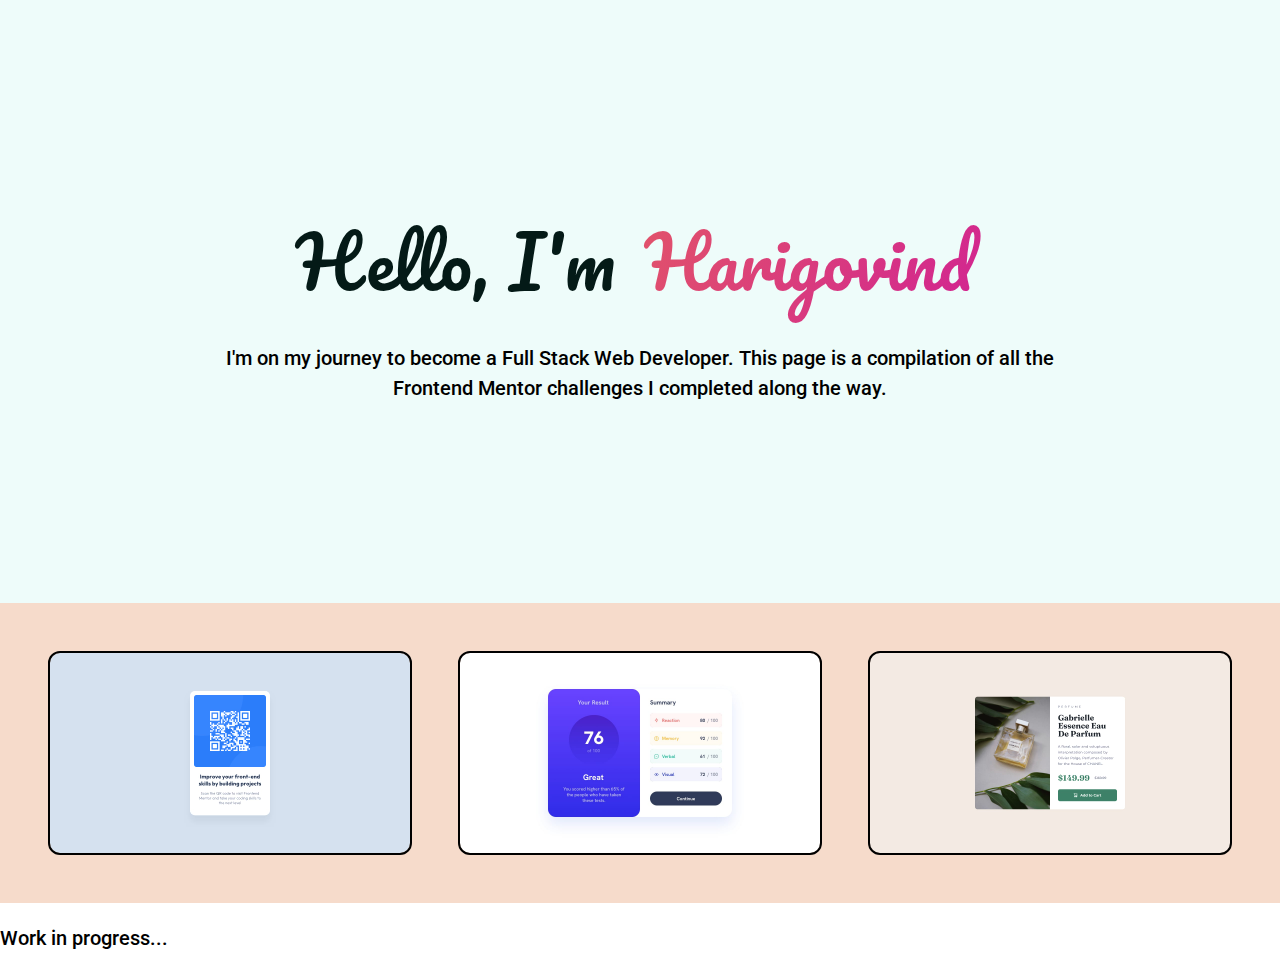
<file: index.html>
<!DOCTYPE html>
<html lang="en">
<head>
    <meta charset="UTF-8">
    <meta name="viewport" content="width=device-width, initial-scale=1.0">
    <link rel="preconnect" href="https://fonts.googleapis.com">
    <link rel="preconnect" href="https://fonts.gstatic.com" crossorigin>
    <link href="https://fonts.googleapis.com/css2?family=Pacifico&family=Roboto:wght@500&display=swap" rel="stylesheet">
    <link rel="stylesheet" href="style.css">
    <title>Frontend Mentor Challenges</title>
</head>
<body>
    <section class="page-1">
        <h1>Hello, I'm <span>Harigovind</span></h1>
        <p>I'm on my journey to become a Full Stack Web Developer. This page is a compilation of all the <br>Frontend Mentor challenges 
            I completed along the way.</p>
    </section>
    <section class="page-2">
        <div class="grid-container">
            <div class="grid-items">
                <a class="web-1" href="./Challenge 1 - QR Code Component/index.html"></a>
            </div>
            <div class="grid-items">
                <a class="web-2" href="./Challenge 2 - Result Summary Component/index.html"></a>
            </div>
            <div class="grid-items">
                <a class="web-3" href="./Challenge 3 - Product Preview Card Component/index.html"></a>
            </div>
        </div>
    </section>
    <footer>
        <p>Work in progress...</p>
    </footer>
</body>
</html>
</file>
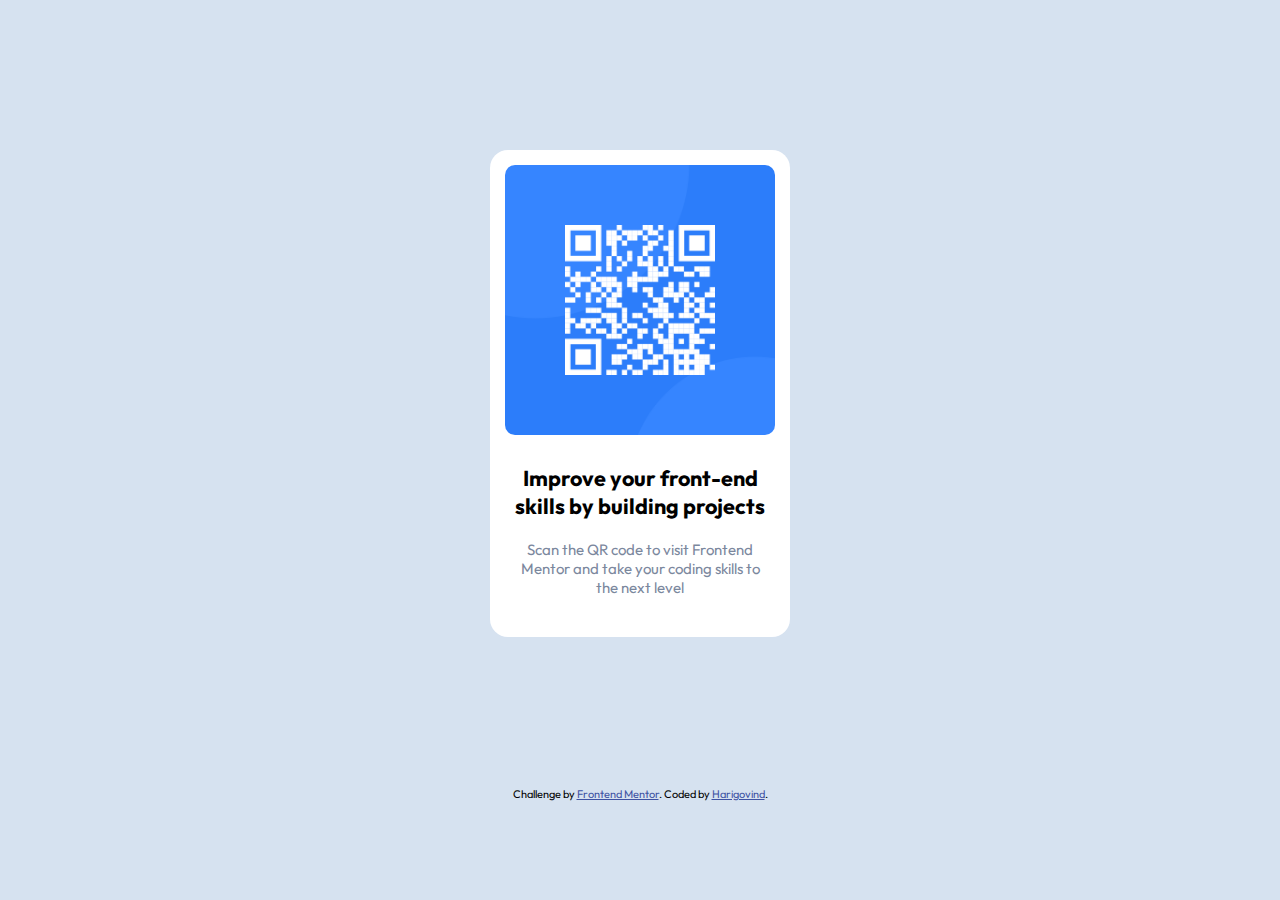
<file: Challenge 1 - QR Code Component/index.html>
<!DOCTYPE html>
<html lang="en">
  <head>
    <meta charset="UTF-8">
    <meta name="viewport" content="width=device-width, initial-scale=1.0"> <!-- displays site properly based on user's device -->
    <link rel="stylesheet" href="css/styles.css">
    <link rel="icon" type="image/png" sizes="32x32" href="./images/favicon-32x32.png">
    <link rel="preconnect" href="https://fonts.googleapis.com">
    <link rel="preconnect" href="https://fonts.gstatic.com" crossorigin>
    <link href="https://fonts.googleapis.com/css2?family=Outfit:wght@400;700&display=swap" rel="stylesheet">
    <title>Frontend Mentor | QR code component</title>
  </head>
  <body>
    <div class="container1">
      <img src="images/image-qr-code.png" alt="qr-code-img">
      <h2>Improve your front-end skills by building projects</h2>
      <p class="scan">Scan the QR code to visit Frontend Mentor and take your coding skills to the next level</p>
    </div>
    <div class="attribution">
      Challenge by <a href="https://www.frontendmentor.io?ref=challenge" target="_blank">Frontend Mentor</a>. 
      Coded by <a href="https://github.com/harigsr1998">Harigovind</a>.
    </div>
  </body>
</html>
</file>
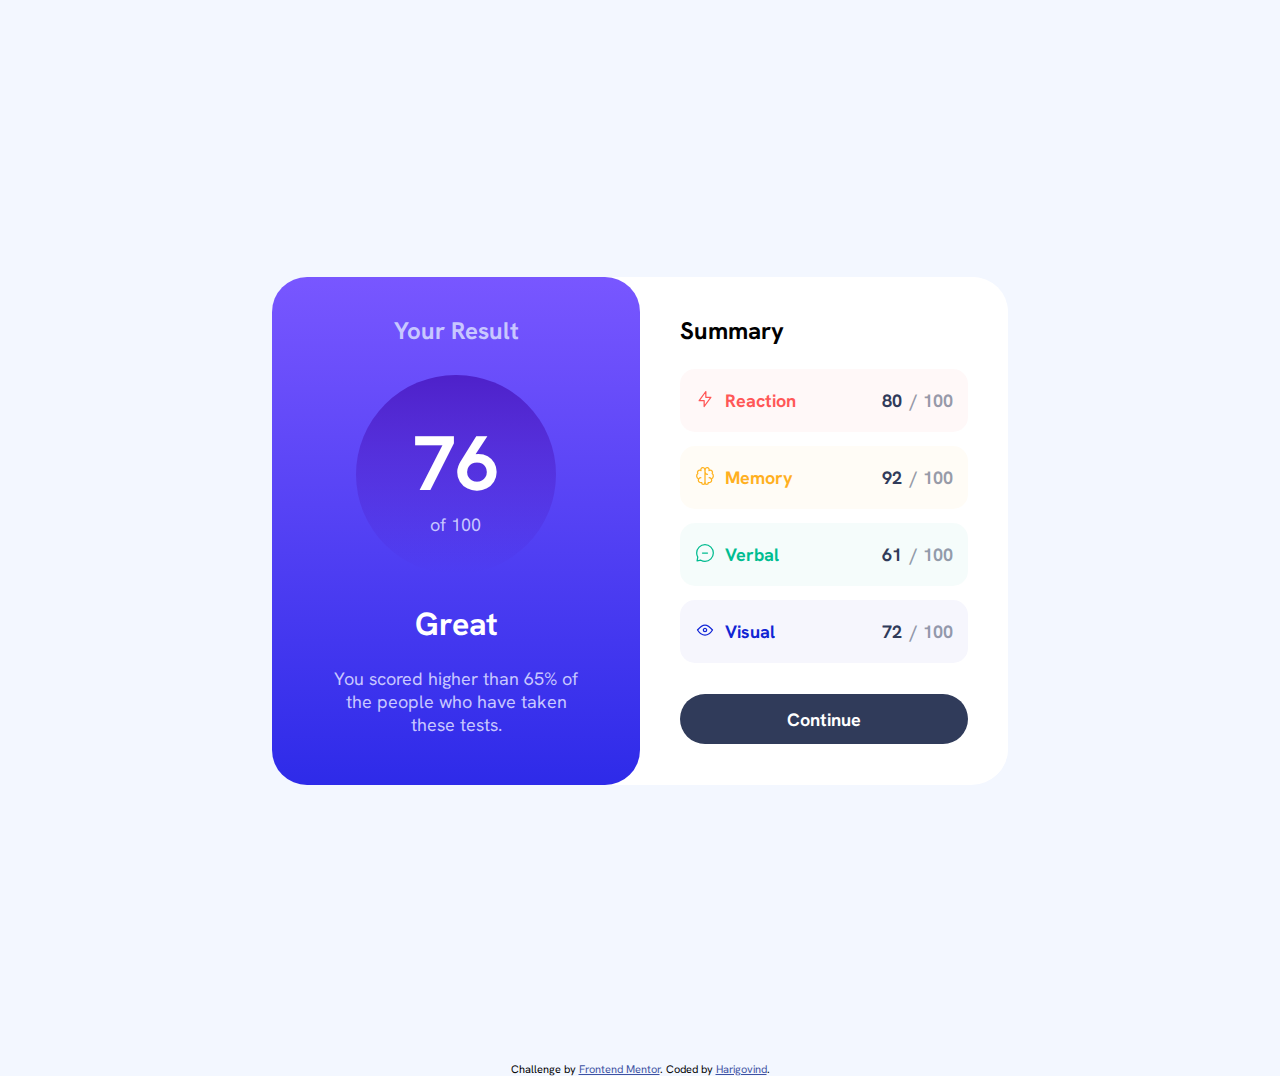
<file: Challenge 2 - Result Summary Component/index.html>
<!DOCTYPE html>
<html lang="en">
<head>
  <meta charset="UTF-8">
  <meta name="viewport" content="width=device-width, initial-scale=1.0"> <!-- displays site properly based on user's device -->

  <link rel="icon" type="image/png" sizes="32x32" href="./assets/images/favicon-32x32.png">
  <link rel="stylesheet" href="css/styles.css">
  <link rel="preconnect" href="https://fonts.googleapis.com">
  <link rel="preconnect" href="https://fonts.gstatic.com" crossorigin>
  <link href="https://fonts.googleapis.com/css2?family=Hanken+Grotesk:wght@500;700;800&display=swap" rel="stylesheet">

  <title>Frontend Mentor | Results summary component</title>

</head>
<body>
  <div class="container-full">
    <div class="container-left-top">
      <h2>Your Result</h2>
      <div class="score-circle">
        <h1>76</h1>
        <p>of 100</p>
      </div>
      <h1>Great</h1>
      <p>You scored higher than 65% of the people who have taken these tests.</p>
    </div>
    <div class="container-right-bottom">
      <h2>Summary</h2>
      <div class="summary-row reaction">
        <svg xmlns="http://www.w3.org/2000/svg" width="20" height="20" fill="none" viewBox="0 0 20 20">
          <path stroke="#F55" stroke-linecap="round" stroke-linejoin="round" stroke-width="1.25" d="M10.833 8.333V2.5l-6.666 9.167h5V17.5l6.666-9.167h-5Z"/>
        </svg>
        <span>
          Reaction
        </span>
        <span class="score">
          80 <span>/ 100</span>
        </span>
      </div>
      <div class="summary-row memory">
        <svg xmlns="http://www.w3.org/2000/svg" width="20" height="20" fill="none" viewBox="0 0 20 20">
          <path stroke="#FFB21E" stroke-linecap="round" stroke-linejoin="round" stroke-width="1.25" d="M5.833 11.667a2.5 2.5 0 1 0 .834 4.858"/>
          <path stroke="#FFB21E" stroke-linecap="round" stroke-linejoin="round" stroke-width="1.25" d="M3.553 13.004a3.333 3.333 0 0 1-.728-5.53m.025-.067a2.083 2.083 0 0 1 2.983-2.824m.199.054A2.083 2.083 0 1 1 10 3.75v12.917a1.667 1.667 0 0 1-3.333 0M10 5.833a2.5 2.5 0 0 0 2.5 2.5m1.667 3.334a2.5 2.5 0 1 1-.834 4.858"/><path stroke="#FFB21E" stroke-linecap="round" stroke-linejoin="round" stroke-width="1.25" d="M16.447 13.004a3.334 3.334 0 0 0 .728-5.53m-.025-.067a2.083 2.083 0 0 0-2.983-2.824M10 3.75a2.085 2.085 0 0 1 2.538-2.033 2.084 2.084 0 0 1 1.43 2.92m-.635 12.03a1.667 1.667 0 0 1-3.333 0"/>
        </svg>
        <span>
          Memory
        </span>
        <span class="score">
          92 <span>/ 100</span>
        </span>
      </div>
      <div class="summary-row verbal">
        <svg xmlns="http://www.w3.org/2000/svg" width="20" height="20" fill="none" viewBox="0 0 20 20">
          <path stroke="#00BB8F" stroke-linecap="round" stroke-linejoin="round" stroke-width="1.25" d="M7.5 10h5M10 18.333A8.333 8.333 0 1 0 1.667 10c0 1.518.406 2.942 1.115 4.167l-.699 3.75 3.75-.699A8.295 8.295 0 0 0 10 18.333Z"/>
        </svg>
        <span>
          Verbal
        </span>
        <span class="score">
          61 <span>/ 100</span>
        </span>
      </div>
      <div class="summary-row visual">
        <svg xmlns="http://www.w3.org/2000/svg" width="20" height="20" fill="none" viewBox="0 0 20 20">
          <path stroke="#1125D6" stroke-linecap="round" stroke-linejoin="round" stroke-width="1.25" d="M10 11.667a1.667 1.667 0 1 0 0-3.334 1.667 1.667 0 0 0 0 3.334Z"/><path stroke="#1125D6" stroke-linecap="round" stroke-linejoin="round" stroke-width="1.25" d="M17.5 10c-1.574 2.492-4.402 5-7.5 5s-5.926-2.508-7.5-5C4.416 7.632 6.66 5 10 5s5.584 2.632 7.5 5Z"/>
        </svg>
        <span>
          Visual
        </span>
        <span class="score">
          72 <span>/ 100</span>
        </span>
      </div>
      <input type="button" class="btn" value="Continue">
    </div>
  </div>
  <div class="attribution">
    Challenge by <a href="https://www.frontendmentor.io?ref=challenge" target="_blank">Frontend Mentor</a>. 
    Coded by <a href="https://github.com/harigsr1998">Harigovind</a>.
  </div>
</body>
</html>
</file>
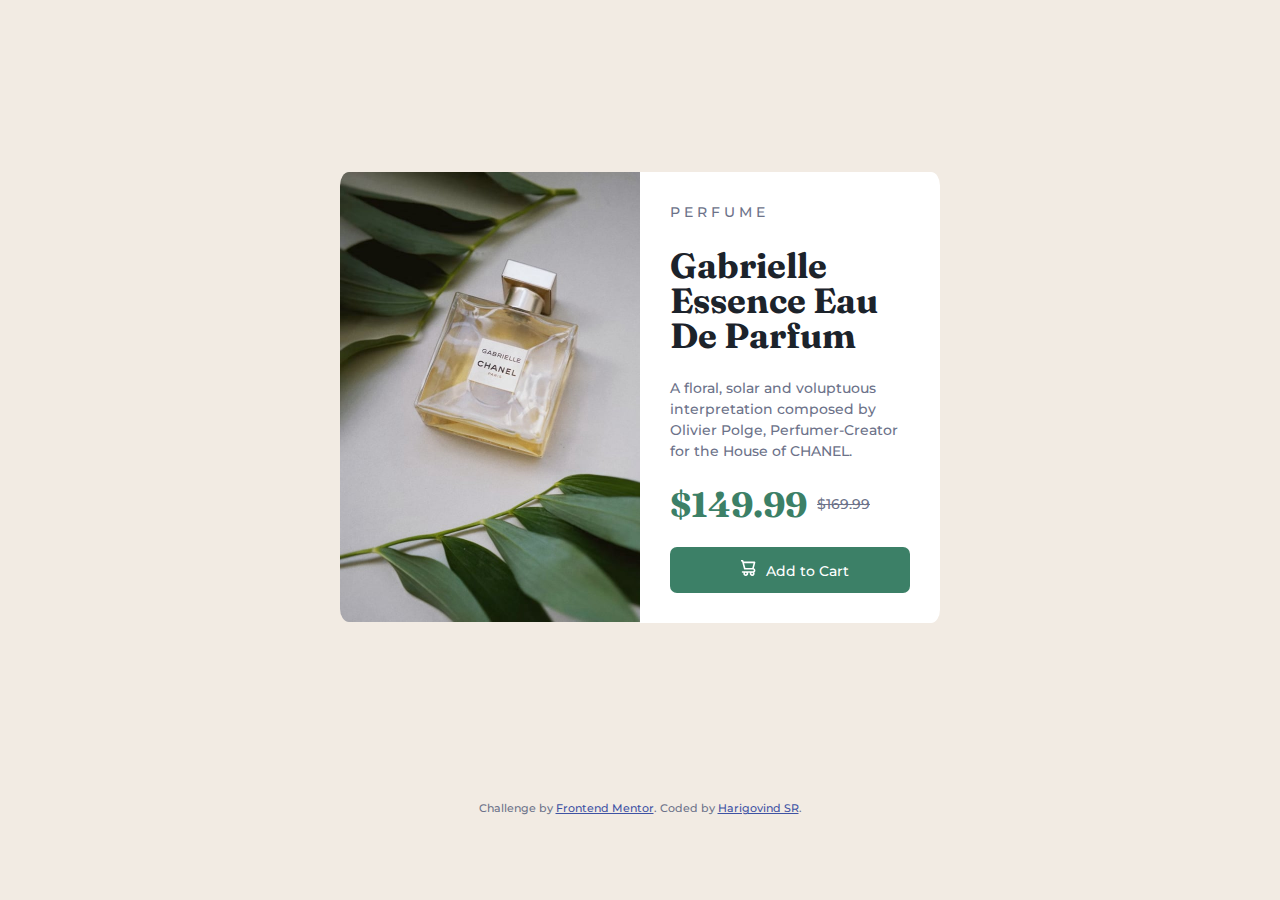
<file: Challenge 3 - Product Preview Card Component/index.html>
<!DOCTYPE html>
<html lang="en">
<head>
    <meta charset="UTF-8">
    <meta name="viewport" content="width=device-width, initial-scale=1.0">
    <link rel="preconnect" href="https://fonts.googleapis.com">
    <link rel="preconnect" href="https://fonts.gstatic.com" crossorigin>
    <link href="https://fonts.googleapis.com/css2?family=Fraunces:wght@700&family=Montserrat:wght@500;700&display=swap" rel="stylesheet">
    <link rel="icon" type="image/png" sizes="32x32" href="./images/favicon-32x32.png">
    <link rel="stylesheet" href="./css/style.css">
    <title>Frontend Mentor | Product preview card component</title>
</head>
<body>
    <main class="outer-container">
        <div class="first card">
            <img alt="product-image">
        </div>
        <div class="second card">
            <div class="card-content">
                P E R F U M E
                <br>
                <h1>Gabrielle Essence Eau De Parfum</h1>
                A floral, solar and voluptuous interpretation composed by Olivier Polge, 
                Perfumer-Creator for the House of CHANEL.
                <br>
                <h1 class="price">$149.99</h1><span>$169.99</span>
                <br>
                <button class="button"><img src="./images/icon-cart.svg" alt="cart-icon">Add to Cart</button>
            </div>
        </div>
    </main>
    <footer class="attribution">
        Challenge by <a href="https://www.frontendmentor.io?ref=challenge" target="_blank">Frontend Mentor</a>. 
        Coded by <a href="#">Harigovind SR</a>.
    </footer>
</body>
</html>
</file>
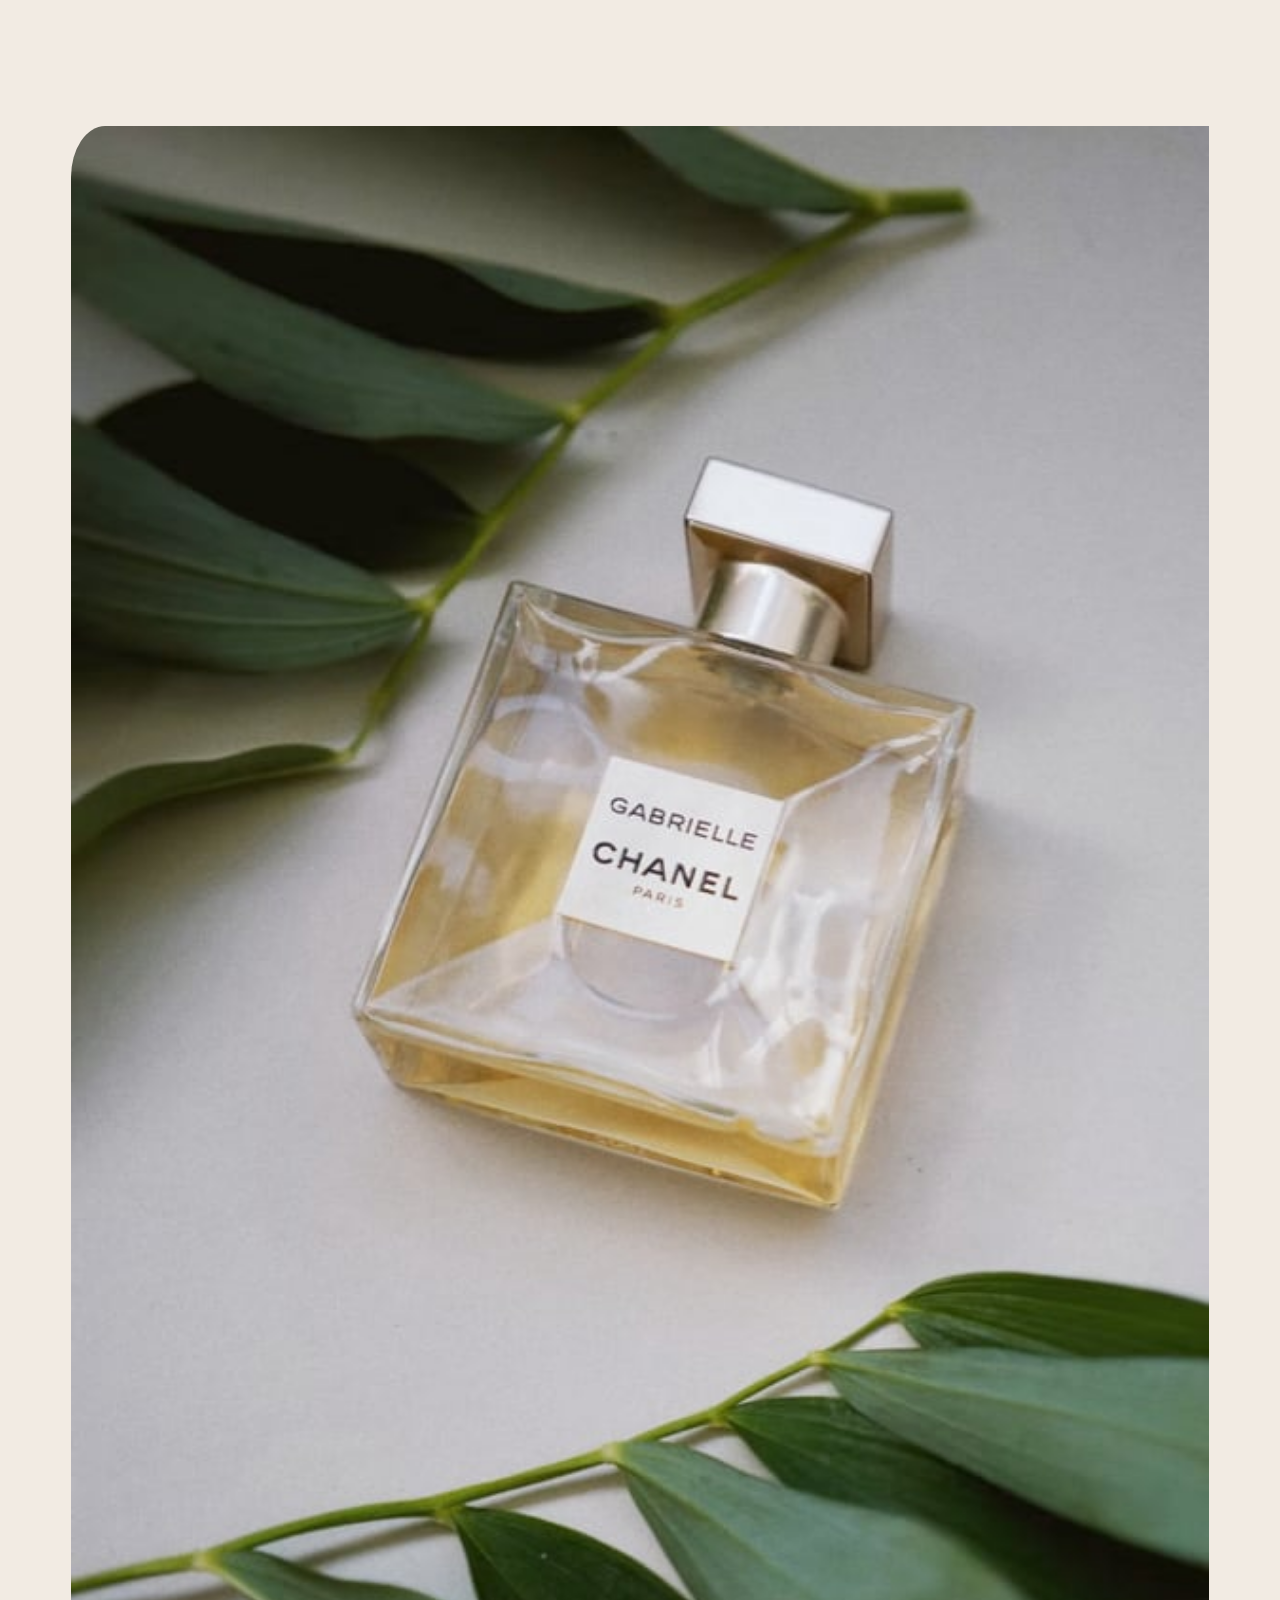
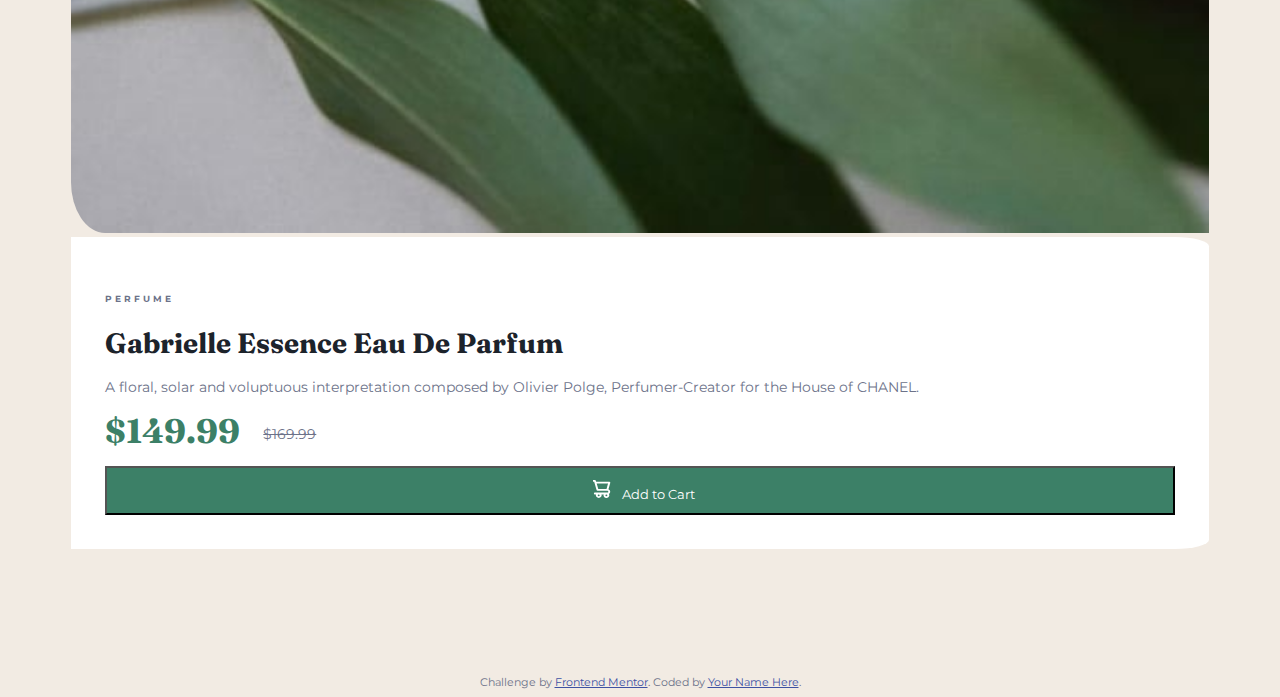
<file: Challenge 3 - Product Preview Card Component/index1.html>
<!DOCTYPE html>
<html lang="en">
<head>
  <meta charset="UTF-8">
  <meta name="viewport" content="width=device-width, initial-scale=1.0"> <!-- displays site properly based on user's device -->
  <link rel="preconnect" href="https://fonts.googleapis.com">
  <link rel="preconnect" href="https://fonts.gstatic.com" crossorigin>
  <link href="https://fonts.googleapis.com/css2?family=Fraunces:wght@700&family=Montserrat:wght@500;700&display=swap" rel="stylesheet">
  <link href="https://cdn.jsdelivr.net/npm/bootstrap@5.3.0/dist/css/bootstrap.min.css" rel="stylesheet" integrity="sha384-9ndCyUaIbzAi2FUVXJi0CjmCapSmO7SnpJef0486qhLnuZ2cdeRhO02iuK6FUUVM" crossorigin="anonymous">
  <link rel="stylesheet" href="css/styles1.css">
  <link rel="icon" type="image/png" sizes="32x32" href="./images/favicon-32x32.png">
  
  <title>Frontend Mentor | Product preview card component</title>

</head>
<body>

  <main>
    <div class="row justify-content-center">
      <div class="col-md-3 col-img">
        <img />
      </div>
      <div class="col-md-3 col-content">
            <h6 class="">P E R F U M E</h6>
            <h1 class="">Gabrielle Essence Eau De Parfum</h1>
            <p class="">A floral, solar and voluptuous interpretation composed by Olivier Polge, Perfumer-Creator for the House of CHANEL.</p>
            <p class="">
                <span class="cut-price">$149.99 </span>
                <del class="old-price">$169.99</del>
            </p>
            <button type="button" class="btn btn-lg">
              <img src="images/icon-cart.svg" class="img-cart" alt="cart-image">
              Add to Cart
            </button>
      </div>
    </div>
  </main>

  <div class="attribution">
    Challenge by <a href="https://www.frontendmentor.io?ref=challenge" target="_blank">Frontend Mentor</a>. 
    Coded by <a href="#">Your Name Here</a>.
  </div>

  <script src="https://cdn.jsdelivr.net/npm/bootstrap@5.3.0/dist/js/bootstrap.bundle.min.js" integrity="sha384-geWF76RCwLtnZ8qwWowPQNguL3RmwHVBC9FhGdlKrxdiJJigb/j/68SIy3Te4Bkz" crossorigin="anonymous"></script>

</body>
</html>
</file>
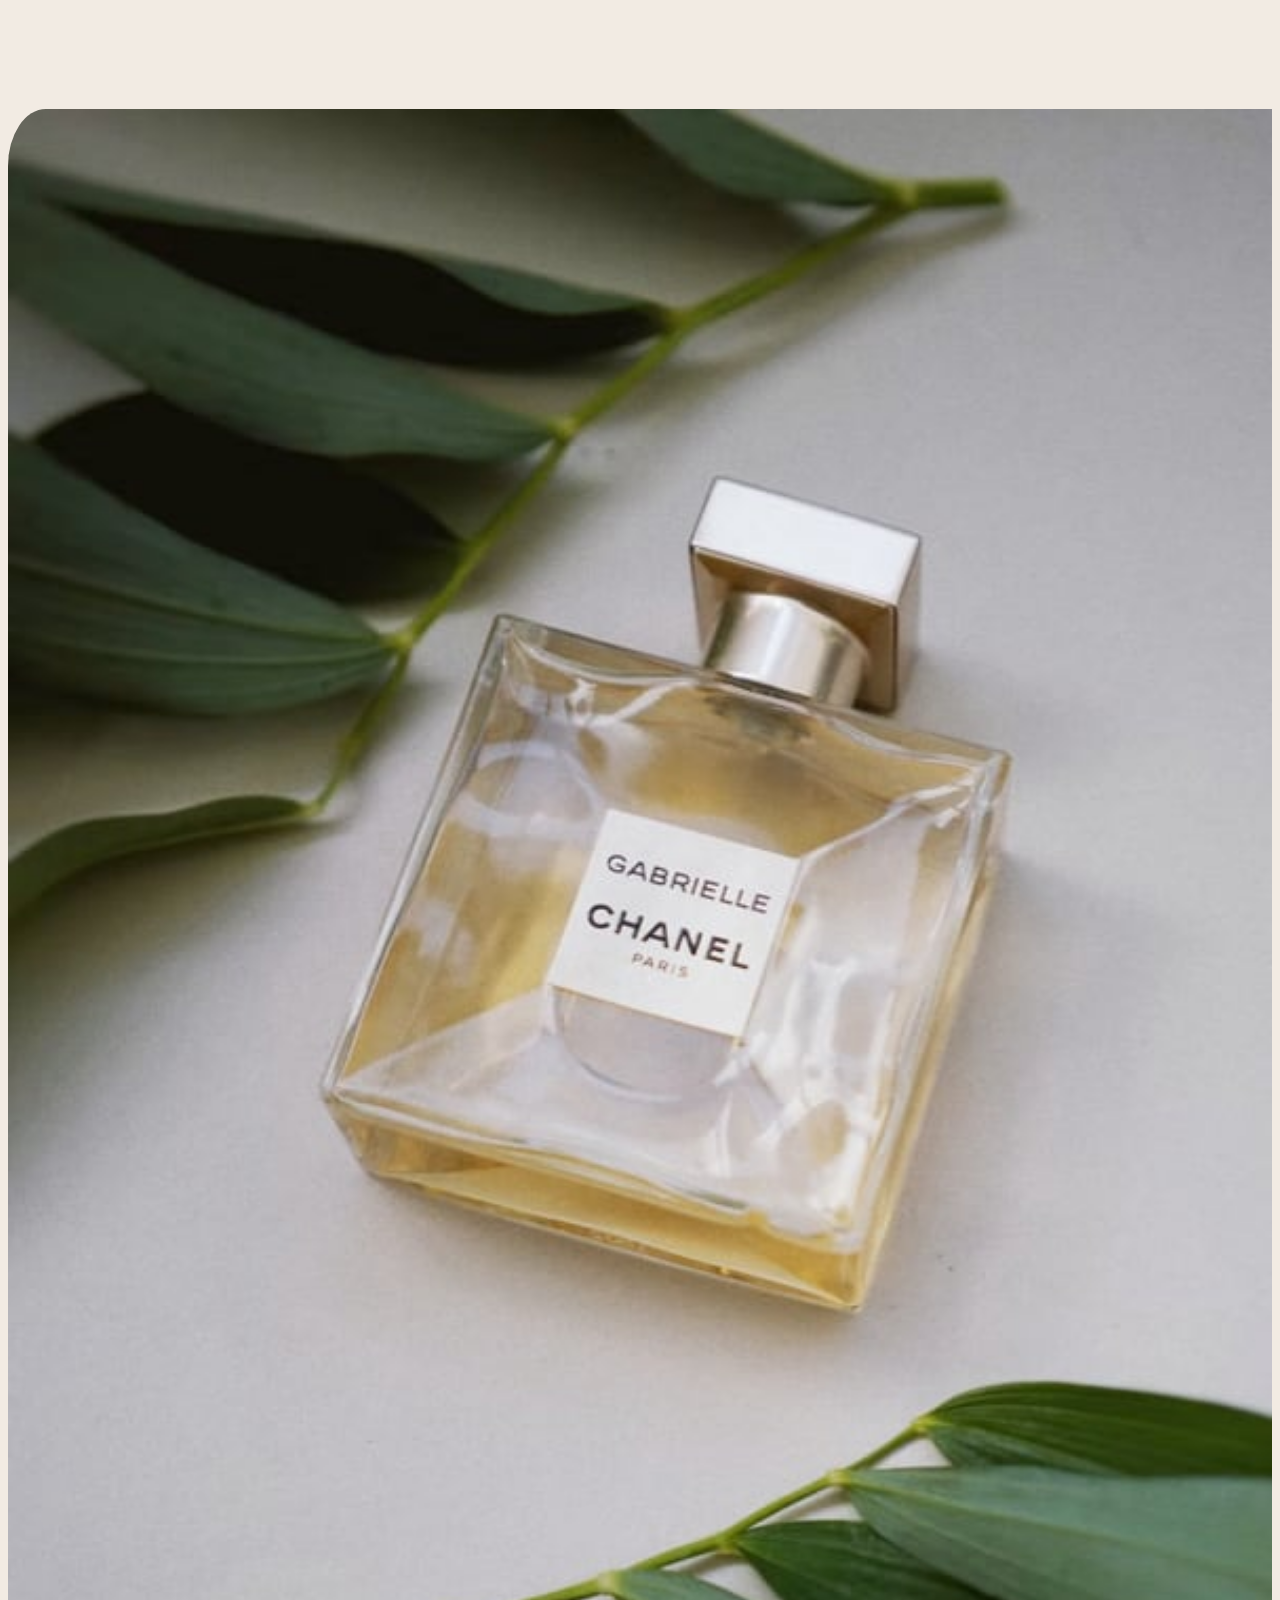
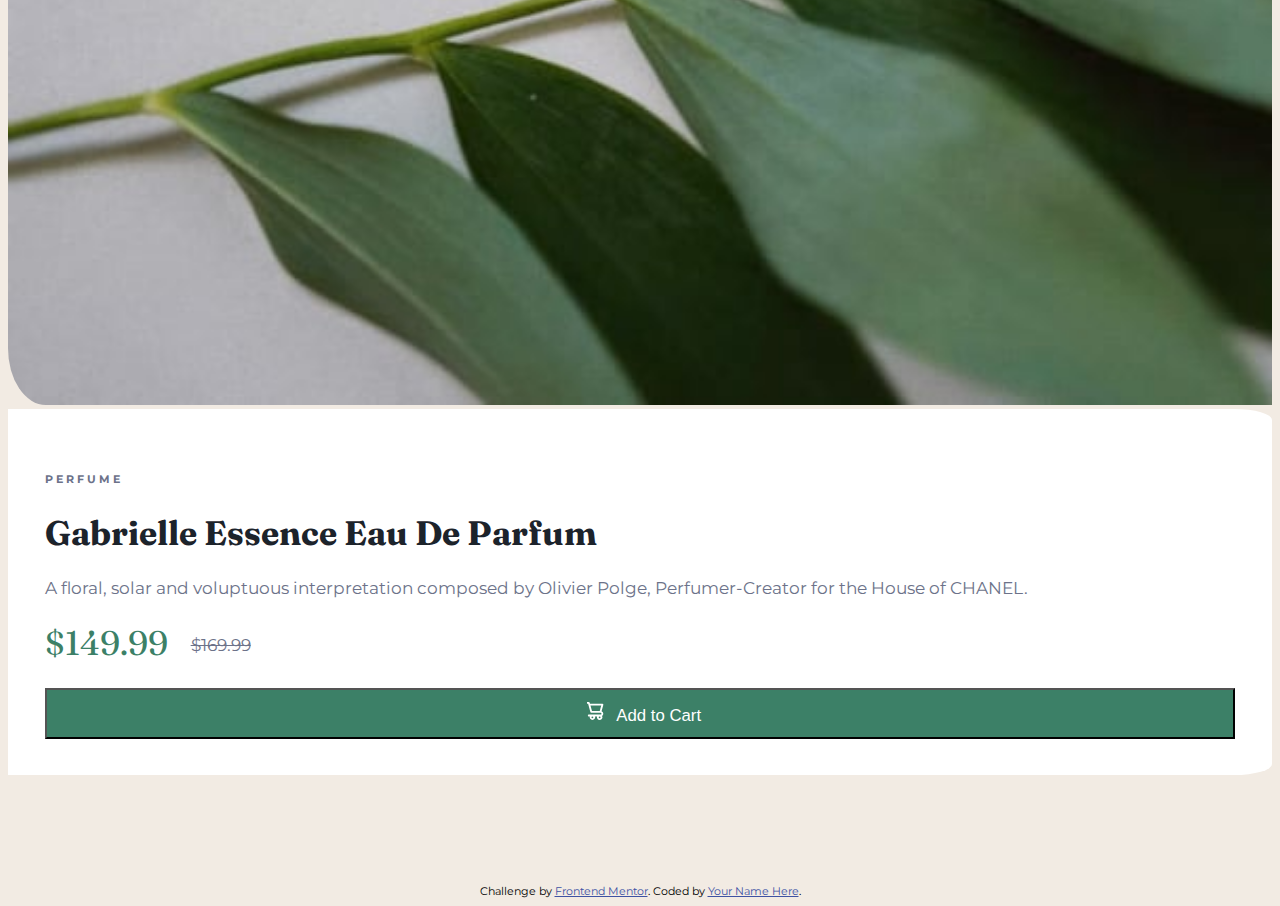
<file: Challenge 3 - Product Preview Card Component/index2.html>
<!DOCTYPE html>
<html lang="en">
<head>
  <meta charset="UTF-8">
  <meta name="viewport" content="width=device-width, initial-scale=1.0"> <!-- displays site properly based on user's device -->
  <link rel="preconnect" href="https://fonts.googleapis.com">
  <link rel="preconnect" href="https://fonts.gstatic.com" crossorigin>
  <link href="https://fonts.googleapis.com/css2?family=Fraunces:wght@700&family=Montserrat:wght@500;700&display=swap" rel="stylesheet">
  <link href="https://cdn.jsdelivr.net/npm/bootstrap@5.3.0/dist/css/bootstrap.min.css" rel="stylesheet" integrity="sha384-9ndCyUaIbzAi2FUVXJi0CjmCapSmO7SnpJef0486qhLnuZ2cdeRhO02iuK6FUUVM" crossorigin="anonymous">
  <link rel="stylesheet" href="css/styles2.css">
  <link rel="icon" type="image/png" sizes="32x32" href="./images/favicon-32x32.png">
  
  <title>Frontend Mentor | Product preview card component</title>

</head>
<body>

  <main>
    <div class="row justify-content-center">
      <div class="col-md-3 col-img">
        <img class="img-fluid">
      </div>
      <div class="col-md-3 col-content card">
        <div class="card">
          <div class="card-body">
            <h6 class="card-subtitle mb-3 text-body-secondary">P E R F U M E</h6>
            <h1 class="card-title mb-3 title">Gabrielle Essence Eau De Parfum</h1>
            <p class="card-text">A floral, solar and voluptuous interpretation composed by Olivier Polge, Perfumer-Creator for the House of CHANEL.</p>
            <p class="card-text">
                <span class="cut-price">$149.99 </span>
                <del class="old-price">$169.99</del>
            </p>
            <button type="button" class="btn btn-lg">
              <img src="images/icon-cart.svg" class="img-cart" alt="cart-image">
              Add to Cart
            </button>
          </div>
        </div>
      </div>
    </div>
  </main>

  <div class="attribution">
    Challenge by <a href="https://www.frontendmentor.io?ref=challenge" target="_blank">Frontend Mentor</a>. 
    Coded by <a href="#">Your Name Here</a>.
  </div>

  <script src="https://cdn.jsdelivr.net/npm/bootstrap@5.3.0/dist/js/bootstrap.bundle.min.js" integrity="sha384-geWF76RCwLtnZ8qwWowPQNguL3RmwHVBC9FhGdlKrxdiJJigb/j/68SIy3Te4Bkz" crossorigin="anonymous"></script>

</body>
</html>
</file>
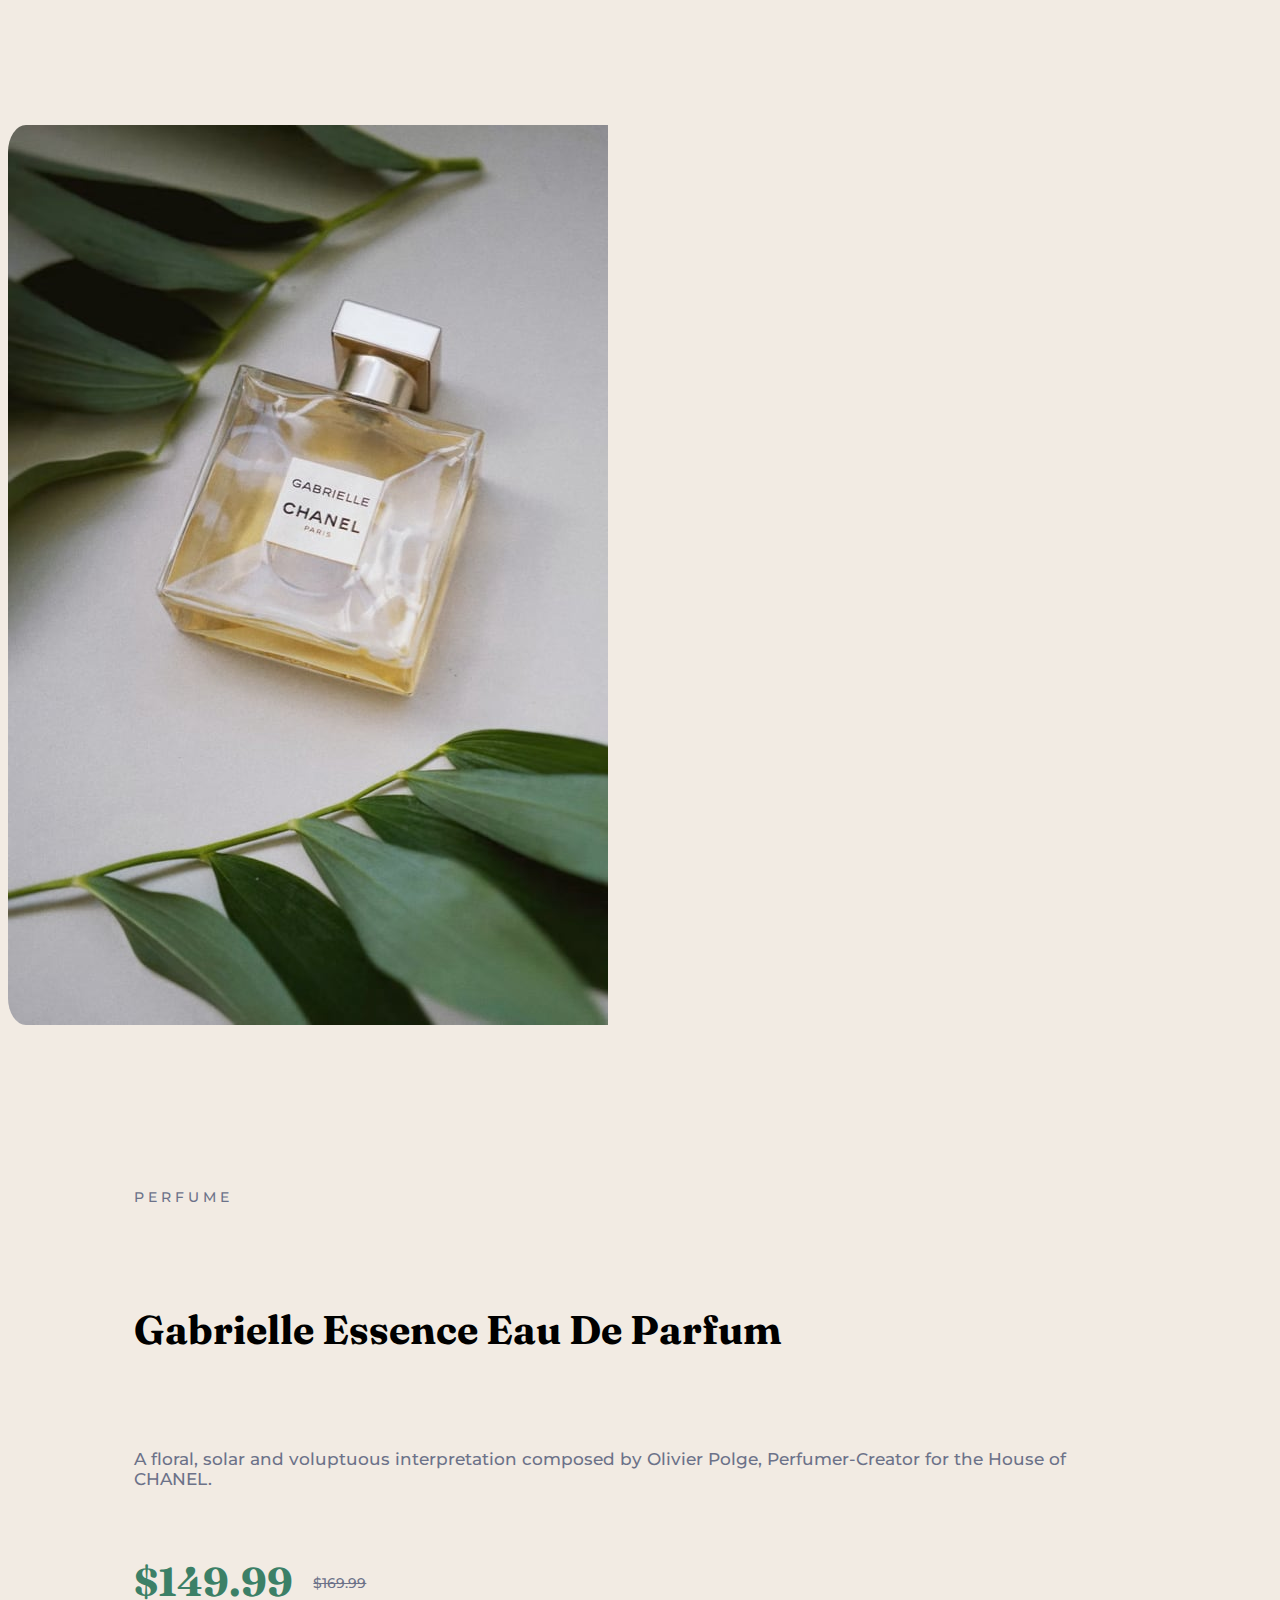
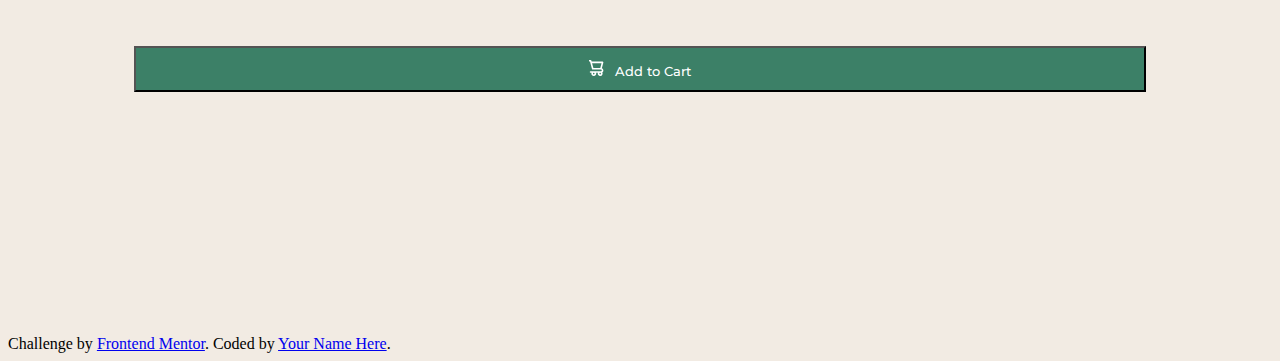
<file: Challenge 3 - Product Preview Card Component/index3.html>
<!DOCTYPE html>
<html lang="en">
<head>
  <meta charset="UTF-8">
  <meta name="viewport" content="width=device-width, initial-scale=1.0"> <!-- displays site properly based on user's device -->
  <link rel="preconnect" href="https://fonts.googleapis.com">
  <link rel="preconnect" href="https://fonts.gstatic.com" crossorigin>
  <link href="https://fonts.googleapis.com/css2?family=Fraunces:wght@700&family=Montserrat:wght@500;700&display=swap" rel="stylesheet">
  <link href="https://cdn.jsdelivr.net/npm/bootstrap@5.3.0/dist/css/bootstrap.min.css" rel="stylesheet" integrity="sha384-9ndCyUaIbzAi2FUVXJi0CjmCapSmO7SnpJef0486qhLnuZ2cdeRhO02iuK6FUUVM" crossorigin="anonymous">
  <link rel="stylesheet" href="css/styles3.css">
  <link rel="icon" type="image/png" sizes="32x32" href="./images/favicon-32x32.png">
  
  <title>Frontend Mentor | Product preview card component</title>

</head>
<body>

  <main>
    <div class="container w-50">
      <div class="row align-items-center">
        <div class="col">
          <img src="images/image-product-desktop.jpg" class="img-fluid" alt="image-product-desktop">
        </div>
        <div class="col">
          <div class="card">
            <div class="card-body">
              <h6 class="card-text mb-3">P E R F U M E</h6>
              <h5 class="card-title mb-3">Gabrielle Essence Eau De Parfum</h5>
              <p class="card-text message">A floral, solar and voluptuous interpretation composed by Olivier Polge, Perfumer-Creator for the House of CHANEL.</p>
              <p class="card-text cut-price">$149.99 </p>
              <p class="card-text og-price"><del>$169.99</del></p>
              <button type="button" class="btn btn-lg"><img src="images/icon-cart.svg" alt="icon-cart-image">Add to Cart</button>
            </div>
          </div>
        </div>
      </div>
    </div>
  </main>

  <div class="attribution text-center">
    Challenge by <a href="https://www.frontendmentor.io?ref=challenge" target="_blank">Frontend Mentor</a>. 
    Coded by <a href="#">Your Name Here</a>.
  </div>

  <script src="https://cdn.jsdelivr.net/npm/bootstrap@5.3.0/dist/js/bootstrap.bundle.min.js" integrity="sha384-geWF76RCwLtnZ8qwWowPQNguL3RmwHVBC9FhGdlKrxdiJJigb/j/68SIy3Te4Bkz" crossorigin="anonymous"></script>

</body>
</html>
</file>
<file: style.css>
* {
    margin: 0;
    padding: 0;
}
.page-1 {
    padding: 200px 200px;
    background-color: #EEFCFA;
    text-align: center;
}
h1 {
    font-family: 'Pacifico', cursive;
    font-weight: 400;
    font-size: 70px;
    color: #041A17;
}
span {
    display: inline-block;
    width: 350px;
    background: linear-gradient(120deg, #E25568, #D12392);
    background-clip: text;
    text-decoration-color: transparent;
    -webkit-background-clip: text;
    -webkit-text-fill-color: transparent;
}
p {
    padding: 20px 0 0;
    font-family: 'Roboto', sans-serif;
    font-weight: 500;
    font-size: 20px;
    line-height: 1.5;
}
.page-2 {
    padding: 50px 50px;
    background-color: #F6DBCB;
}
.grid-container {
    display: grid;
    grid-template-columns: 1fr 1fr 1fr;
    grid-template-rows: 200px;
    gap: 50px;
}
.grid-items {
    outline: 2px solid black;
    border-radius: 10px;
}
.grid-items:hover {
    transition: .1s;
    box-shadow: 0 0 25px rgba(33,33,33,.8);
}
.web-1 {
    content: url("./Challenge 1 - QR Code Component/design/desktop-design.jpg");
    object-fit: cover;
    max-height: 100%;
    width: 100%;
    border-radius: 10px;
}
.web-2 {
    content: url("./Challenge 2 - Result Summary Component/design/desktop-design.jpg");
    object-fit: cover;
    width: 100%;
    max-height: 100%;
    border-radius: 10px;
}
.web-3 {
    content: url("./Challenge 3 - Product Preview Card Component/design/desktop-design.jpg");
    object-fit: cover;
    max-height: 100%;
    width: 100%;
    border-radius: 10px;
}
</file>
<file: Challenge 1 - QR Code Component/css/styles.css>
body{
    font-family: 'Outfit', sans-serif;
    text-align: center;
    background-color: hsl(212, 45%, 89%);
    margin: 0;
    padding-top: 9.3625rem;
}
img{
    width: 16.875rem;
    margin: 0.9375rem;
    border-radius: 0.625rem;
}
h2{
    width: 16.25rem;
    margin: 0.625rem auto;
    font-size: 1.35rem;
}
.scan{
    font-size: 0.9375rem;
    color: hsl(220, 15%, 55%);
    width: 16.25rem;
    margin: auto;
    padding: 0.625rem 0 2.5rem 0;
}
.container1{
    background-color: hsl(0, 0%, 100%);
    width: 18.75rem;
    border-radius: 1.125rem;
    margin: auto;
}
.attribution {
    font-size: 0.6875rem;
    text-align: center;
    padding-top: 9.3625rem;
}
.attribution a {
    color: hsl(228, 45%, 44%);
}
@media(max-width: 375.2px){
    body{
        font-family: 'Outfit', sans-serif;
        text-align: center;
        background-color: hsl(212, 45%, 89%);
        margin: 0;
        padding-top: 5.20625rem;
    }
    img{
        width: 16.875rem;
        margin: 0.9375rem;
        border-radius: 0.625rem;
    }
    h2{
        width: 16.25rem;
        margin: 0.625rem auto;
        font-size: 1.35rem;
    }
    .scan{
        font-size: 0.9375rem;
        color: hsl(220, 15%, 55%);
        width: 16.25rem;
        margin: auto;
        padding: 0.625rem 0 2.5rem 0;
    }
    .container1{
        background-color: hsl(0, 0%, 100%);
        width: 18.75rem;
        border-radius: 1.125rem;
        margin: auto;
    }
    .attribution {
        font-size: 0.6875rem;
        text-align: center;
        padding-top: 5.20625rem;
    }
    .attribution a {
        color: hsl(228, 45%, 44%);
    }
}
</file>
<file: Challenge 2 - Result Summary Component/css/styles.css>
@media(orientation: landscape){
    body{
        margin: 17.3rem 0 0;
        font-family: 'Hanken Grotesk', sans-serif;
        background-color: hsla(221, 100%, 96%,0.6);
    }
    h1{
        color: hsl(0, 0%, 100%);
        margin: 0;
    }
    h2{
        margin: 0;
    }
    .container-full{
        width: 46rem;
        margin: 0 auto;
        position: relative;
        border-radius: 2.3125rem;
        background-color: hsl(0, 0%, 100%);
    }
    .container-left-top{
        width: 23rem;
        border-radius: 2.1875rem;
        padding: 2.4125rem 0 3.0375rem 0;
        text-align: center;
        display: inline-block;
        color: hsl(241, 100%, 89%);
        background-image: linear-gradient(hsl(252, 100%, 67%),hsl(241, 81%, 54%));
    }
    .container-left-top p{
        width: 16.1rem;
        margin: 1.375rem auto 0;
        font-size: 1.125rem;
    }
    .score-circle{
        width: 12.5rem;
        margin: 1.8125rem auto;
        border-radius: 6.25rem;
        background-image: linear-gradient(hsla(256, 72%, 46%, 1),hsla(241, 72%, 46%, 0));
    }
    .score-circle h1{
        font-size: 4.8125rem;
        padding: 2.375rem 1.25rem 0 1.25rem;
    }
    .score-circle p{
        width: 8.05rem;
        padding-bottom: 2.375rem;
        margin: auto;
    }
    .container-right-bottom{
        width: 18rem;
        border-radius: 2.1875rem;
        display: inline-block;
        position: absolute;
        padding: 2.4125rem 2.5rem 2.475rem 2.5rem;
        background-color: hsl(0, 0%, 100%);
    }
    .container-right-bottom h2{
        padding: 0 0 0.5625rem;
    }
    .summary-row{
        width: 16.125rem;
        padding: 1.25rem 0.9375rem;
        font-size: 1.125rem;
        font-weight: bold;
        margin: 0.875rem 0;
        border-radius: 0.9375rem;
    }
    .summary-row p{
        margin: 0;
    }
    .summary-row svg{
        float: left;
    }
    .summary-row span{
        padding: 0 0 0 0.625rem;
    }
    .reaction{
        color: hsl(0, 100%, 67%);
        background-color: hsla(0, 100%, 67%,.04);
    }
    .memory{
        color: hsl(39, 100%, 56%);
        background-color: hsla(39, 100%, 56%,.04);
    }
    .verbal{
        color: hsl(166, 100%, 37%);
        background-color: hsla(166, 100%, 37%,.04);
    }
    .visual{
        color: hsl(234, 85%, 45%);
        background-color: hsla(234, 85%, 45%,.04);
    }
    .score{
        color: hsl(224, 30%, 27%);
        float: right;
        padding: 0 0.625rem 0 0;
    }
    .score span{
        color: hsla(224, 30%, 27%,.5);
        padding-left: 0.1875rem;
    }
    .btn{
        width: 18rem;
        border-radius: 1.75rem;
        border-width: 0;
        padding: 0.83125rem 1.25rem;
        font-size: 1.125rem;
        font-weight: bold;
        font-family: inherit;
        color: hsl(0, 0%, 100%);
        background-color: hsl(224, 30%, 27%);
        margin: 1.0625rem 0 0;
    }
    .btn:hover{
        background-image: linear-gradient(hsl(252, 100%, 67%),hsl(241, 81%, 54%));
    }
    .attribution{
        margin: 17.3rem 0 0;
        font-size: 0.6875rem;
        text-align: center;
    }
    .attribution a{
        color: hsl(228, 45%, 44%);
    }
}
@media(orientation: portrait){
    body{
        margin: 0;
        font-family: 'Hanken Grotesk', sans-serif;
        background-color: hsla(221, 100%, 96%,0.1);
    }
    h1{
        color: hsl(0, 0%, 100%);
        margin: 0;
        font-size: 1.3rem;
    }
    h2{
        margin: 0;
        font-size: 1.05rem;
    }
    .container-full{
        width: 23.4375rem;
        margin: 0 auto;
        border-radius: 2.3125rem;
        background-color: hsl(0, 0%, 100%);
    }
    .container-left-top{
        width: 23.4375rem;
        border-radius: 0 0 2.1875rem 2.1875rem;
        padding: 1.6125rem 0 2.55625rem 0;
        text-align: center;
        display: inline-block;
        color: hsl(241, 100%, 89%);
        background-image: linear-gradient(hsl(252, 100%, 67%),hsl(241, 81%, 54%));
    }
    .container-left-top p{
        width: 17.75rem;
        margin: 0.85625rem auto 0;
        font-size: 1rem;
    }
    .score-circle{
        width: 8.625rem;
        margin: 1.475rem auto;
        border-radius: 4.3125rem;
        background-image: linear-gradient(hsla(256, 72%, 46%, 1),hsla(241, 72%, 46%, 0));
    }
    .score-circle h1{
        font-size: 3.8125rem;
        padding: 1.1875rem 1.25rem 0 1.25rem;
    }
    .score-circle p{
        width: 8.05rem;
        padding-bottom: 1.1875rem;
        margin: auto;
    }
    .container-right-bottom{
        width: 19.6875rem;
        border-radius: 2.1875rem;
        display: inline-block;
        padding: 1.375rem 1.875rem 0.9625rem;
        background-color: hsl(0, 0%, 100%);
    }
    .container-right-bottom h2{
        padding: 0 0 0.4375rem;
    }
    .summary-row{
        width: 17.8125rem;
        padding: 1.15625rem 0.9375rem;
        font-size: 1.125rem;
        font-weight: bold;
        margin: 0.875rem 0;
        border-radius: 0.9375rem;
    }
    .summary-row p{
        margin: 0;
    }
    .summary-row svg{
        float: left;
    }
    .summary-row span{
        padding: 0 0 0 0.625rem;
    }
    .reaction{
        color: hsl(0, 100%, 67%);
        background-color: hsla(0, 100%, 67%,.04);
    }
    .memory{
        color: hsl(39, 100%, 56%);
        background-color: hsla(39, 100%, 56%,.04);
    }
    .verbal{
        color: hsl(166, 100%, 37%);
        background-color: hsla(166, 100%, 37%,.04);
    }
    .visual{
        color: hsl(234, 85%, 45%);
        background-color: hsla(234, 85%, 45%,.04);
    }
    .score{
        color: hsl(224, 30%, 27%);
        float: right;
        padding: 0 0.625rem 0 0;
    }
    .score span{
        color: hsla(224, 30%, 27%,.5);
        padding-left: 0.1875rem;
    }
    .btn{
        width: 19.6875rem;
        border-radius: 1.75rem;
        border-width: 0;
        padding: 0.83125rem 1.25rem;
        font-size: 1.125rem;
        font-weight: bold;
        font-family: inherit;
        color: hsl(0, 0%, 100%);
        background-color: hsl(224, 30%, 27%);
        margin: 0.5rem 0 0;
    }
    .btn:hover{
        background-image: linear-gradient(hsl(252, 100%, 67%),hsl(241, 81%, 54%));
    }
    .attribution{
        margin: 0;
        font-size: 0.6875rem;
        text-align: center;
    }
    .attribution a{
        color: hsl(228, 45%, 44%);
    }
}
</file>
<file: Challenge 3 - Product Preview Card Component/css/style.css>
*{
    margin: 0;
    padding: 0;
}
body {
    font-size: 14px;
    font-family: 'Montserrat', sans-serif;
    font-weight: 500;
    line-height: 1.5;
    color: hsl(228, 12%, 48%);
    background-color: hsl(30, 38%, 92%);
}
h1 {
    display: inline-block;
    font-family: 'Fraunces', serif;
    font-weight: 700;
    font-size: 35px;
    line-height: 1;
    color: hsl(212, 21%, 14%);
    margin: 25px 0;
}
span {
    margin: 0 10px;
    position: relative;
    bottom: 8px;
    text-decoration: line-through;
}
.outer-container {
    width: 343px;
    margin: 172.1px auto;
    text-align: center;
}
.card {
    width: 343px;
    display: block;
}
.first {
    content: url("../images/image-product-mobile.jpg");
    object-fit: cover;
    border-radius: 3% 3% 0 0;
}
.card-content {
    width: 80%;
    padding: 10%;
    border-radius: 0 0 3% 3%;
    text-align: left;
    background-color: hsl(0, 0%, 100%);
    /* background-color: burlywood; */
}
@media (orientation: landscape) {
    .outer-container {
        width: 600px;
    }
    .first {
        content: url("../images/image-product-desktop.jpg");
        object-fit: cover;
        border-radius: 3% 0 0 3%;
        float: left;
    }
    .card-content {
        border-radius: 0 3% 3% 0;
        float: right;
    }
    .card {
        display: inline-block;
        width: 50%;
        width: 300px;
        height: 450px;
    }
}
.price {
    color: hsl(158, 36%, 37%);
}
.button {
    width: 100%;
    padding: 12.9px;
    border-radius: 7px;
    border: none;
    background-color: hsl(158, 36%, 37%);
    font-size: 14px;
    font-family: 'Montserrat', sans-serif;
    font-weight: 500;
    color: hsl(0, 0%, 100%);
}
.button img {
    padding: 0 10px;
}

.attribution {
    font-size: 11px; text-align: center;
}
.attribution a {
    color: hsl(228, 45%, 44%);
}
</file>
<file: Challenge 3 - Product Preview Card Component/css/styles1.css>
body {
    background-color: hsl(30, 38%, 92%);
    font-family: 'Montserrat', sans-serif;
    color: hsl(228, 12%, 48%);
    font-size: 14px;
    text-align: center;
}
.row {
    margin: 10% 5%;
}
.col-md-3 {
    padding: 0%;
    text-align: left;
}
.col-content {
    padding: 3%;
    background-color: hsl(0, 0%, 100%);
    border-radius: 0 3% 3% 0;
}
.col-content h1 {
    /* font-size: 2.125rem; */
    font-family: 'Fraunces', serif;
    font-weight: 700;
    color: hsl(212, 21%, 14%);
}
.col-img img{
    content: url("../images/image-product-desktop.jpg");
    border-radius: 3% 0 0 3%;
    width: 100%;
}
@media (max-width: 768px) {
    .col-img img{
        content: url("../images/image-product-mobile.jpg");
        border-radius: 3% 3% 0 0;
    }
}
.cut-price {
    font-size: 2.125rem;
    font-family: 'Fraunces', serif;
    font-weight: 700;
    color: hsl(158, 36%, 37%);
}
.old-price {
    position: relative;
    bottom: 0.3rem;
    margin: 0 1rem;
}
.btn {
    width: 100%;
    color: hsl(0, 0%, 100%);
    font-family: 'Montserrat', sans-serif;
    background-color: hsl(158, 36%, 37%);
    padding: 0.7rem 0;
}
.btn:hover {
    color: hsl(0, 0%, 100%);
    background-color: hsl(158, 36%, 20%);
}
.img-cart {
    width: 1.1rem;
    margin: 0 0.5rem 0;
}
.attribution {
    font-size: 0.6875rem;
    text-align: center;
}
.attribution a {
    color: hsl(228, 45%, 44%);
}
</file>
<file: Challenge 3 - Product Preview Card Component/css/styles2.css>
body {
    background-color: hsl(30, 38%, 92%);
    font-family: 'Montserrat', sans-serif;
    font-size: 1.0625rem;
}
main {
    margin: 8.6% 0;
}
.card-body {
    padding: 0;
    color: hsl(228, 12%, 48%);
}
.col-img img {
    width: 100%;
    padding: 0;
}
@media (max-width: 768px) {
    .col-img img{
        content: url("../images/image-product-mobile.jpg");
        border-radius: 3% 3% 0 0;
    }
}
@media (min-width: 768px) {
    .col-img img{
        content: url("../images/image-product-desktop.jpg");
        border-radius: 3% 0 0 3%;
    }
}
.col-img {
    padding: 0;
}
.col-content {
    padding: 2.9%;
    background-color: hsl(0, 0%, 100%);
    border-radius: 0 3% 3% 0;
}
.card {
    border: 0;
}
.card-text {
    margin: 1.5rem 0;
}
.title {
    font-family: 'Fraunces', serif;
    color: hsl(212, 21%, 14%);
}
.cut-price {
    font-size: 2.125rem;
    font-family: 'Fraunces', serif;
    color: hsl(158, 36%, 37%);
}
.old-price {
    position: relative;
    bottom: 0.3rem;
    margin: 0 1rem;
}
.btn {
    width: 100%;
    color: hsl(0, 0%, 100%);
    background-color: hsl(158, 36%, 37%);
    font-size: 1.05rem;
    padding: 0.7rem 0;
}
.btn:hover {
    color: hsl(0, 0%, 100%);
    background-color: hsl(158, 36%, 20%)
}
.img-cart {
    width: 1.1rem;
    margin: 0 0.5rem 0;
}
.attribution {
    font-size: 0.6875rem; text-align: center;
}
.attribution a {
    color: hsl(228, 45%, 44%);
}
</file>
<file: Challenge 3 - Product Preview Card Component/css/styles3.css>
body {
    background-color: hsl(30, 38%, 92%);
}
main {
    padding: 7.3rem 0;
}
.img-fluid {
    border-radius: 3% 0 0 3%;
}
.col {
    padding: 0;
}
.card {
    border: 0;
    border-radius: 0 3% 3% 0;
}
.card-body {
    padding: 10%;
}
.card-title {
    font-family: 'Fraunces', serif;
    font-weight: 700;
    font-size: 2.5rem;
}
.card-text {
    font-family: 'Montserrat', sans-serif;
    font-weight: 500;
    font-size: 14px;
    color: hsl(228, 12%, 48%);
    display: inline-block;
}
.message {
    font-size: 17px;
    padding: 0.7rem 0;
}
.cut-price {
    font-family: 'Fraunces', serif;
    font-weight: 700;
    color: hsl(158, 36%, 37%);
    font-size: 2.5rem;
}
.og-price {
    margin: 0 1rem 0;
    position: relative;
    bottom: 0.5rem;
}
.btn {
    width: 100%;
    color: hsl(0, 0%, 100%);
    background-color: hsl(158, 36%, 37%);
    padding: 0.7rem 0;
    font-family: 'Montserrat', sans-serif;
    font-weight: 500;
}
.btn:hover {
    color: hsl(0, 0%, 100%);
    background-color: hsl(158, 36%, 17%);
}
.btn img {
    padding: 0 0.7rem 0 0;
}
</file>
